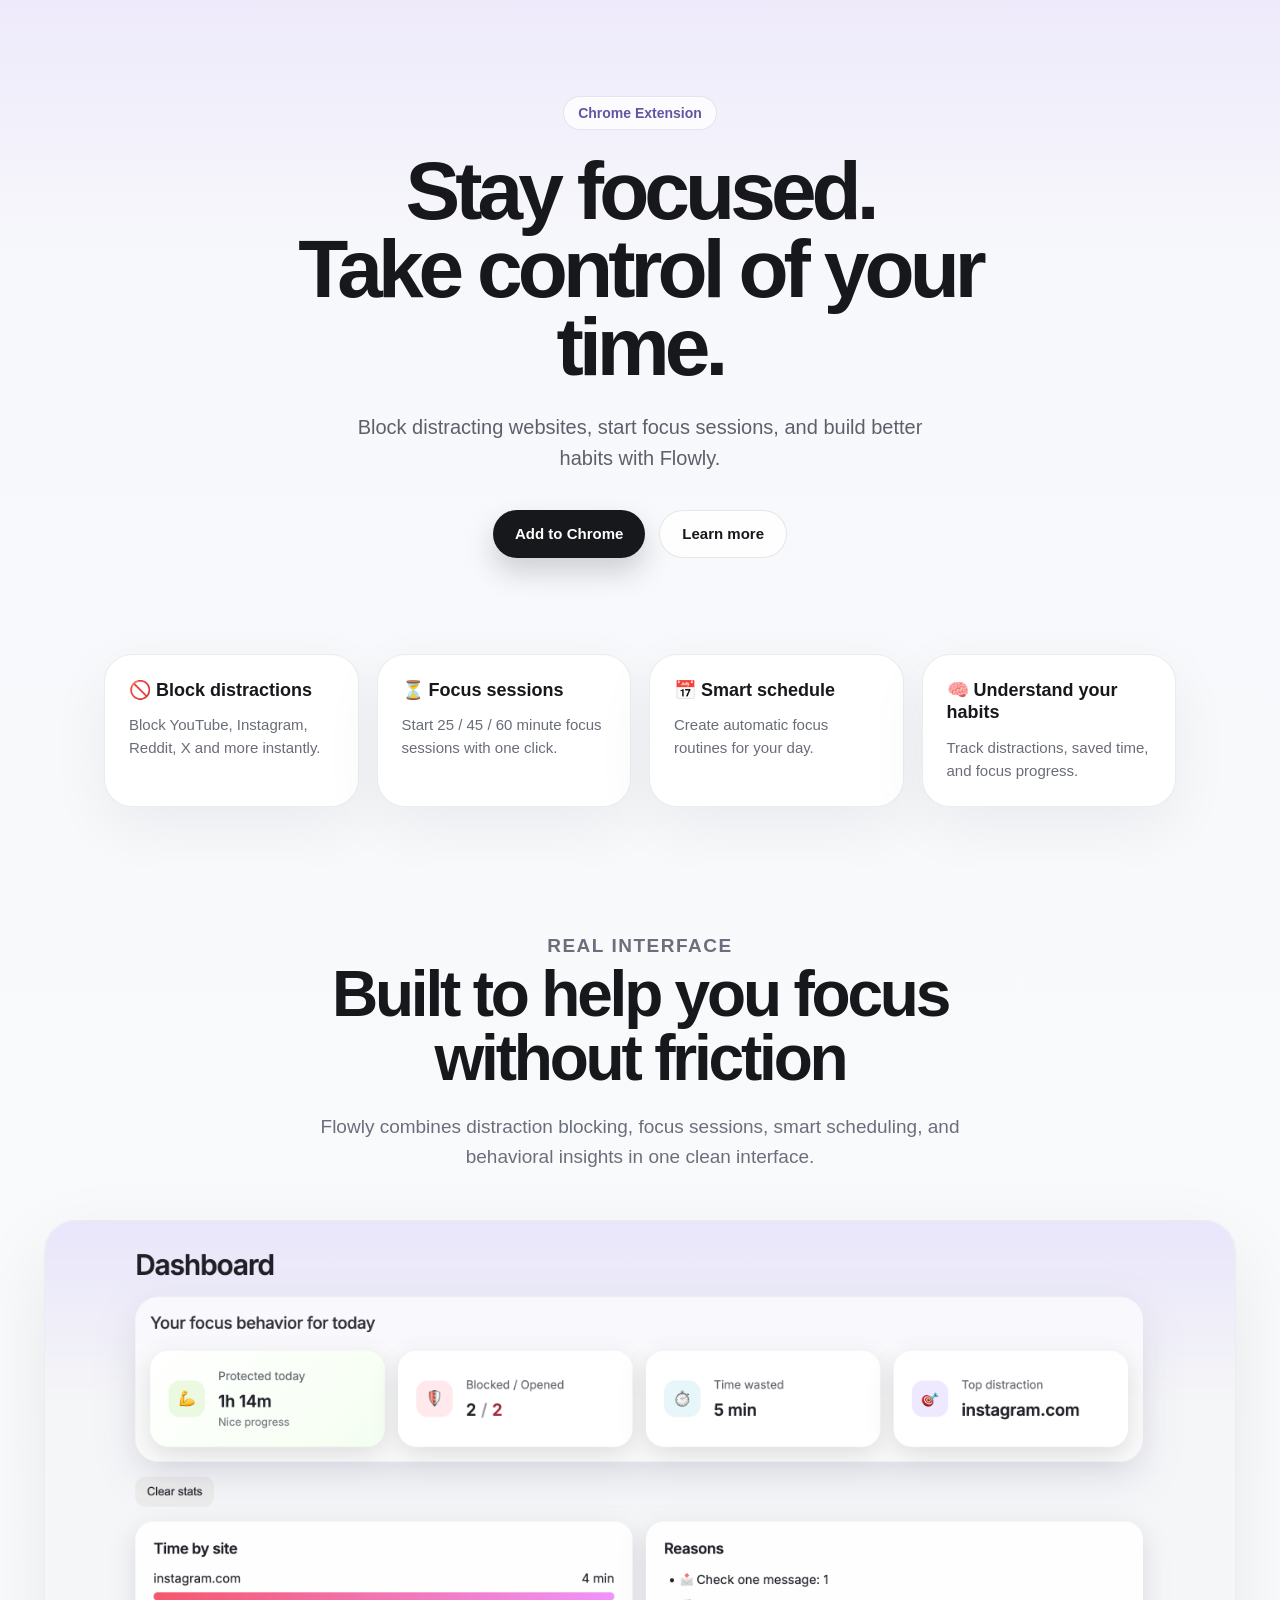
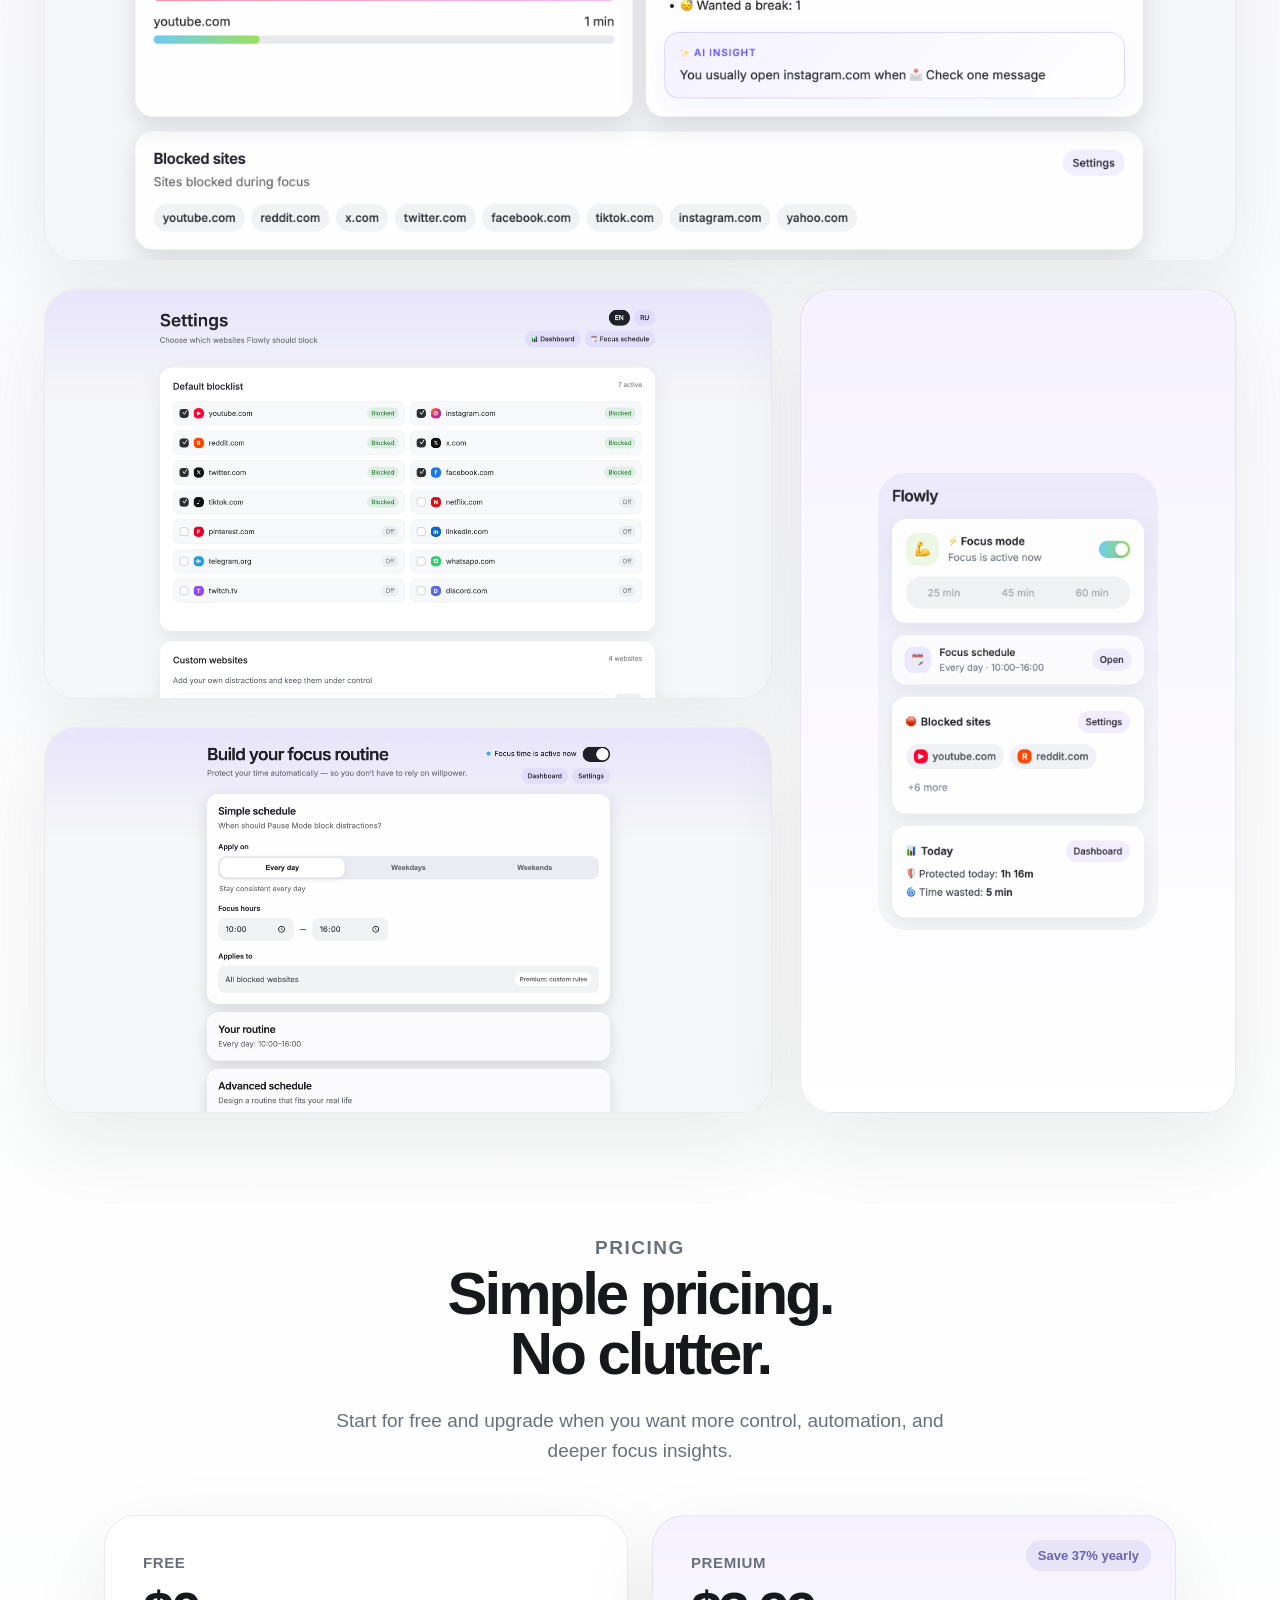
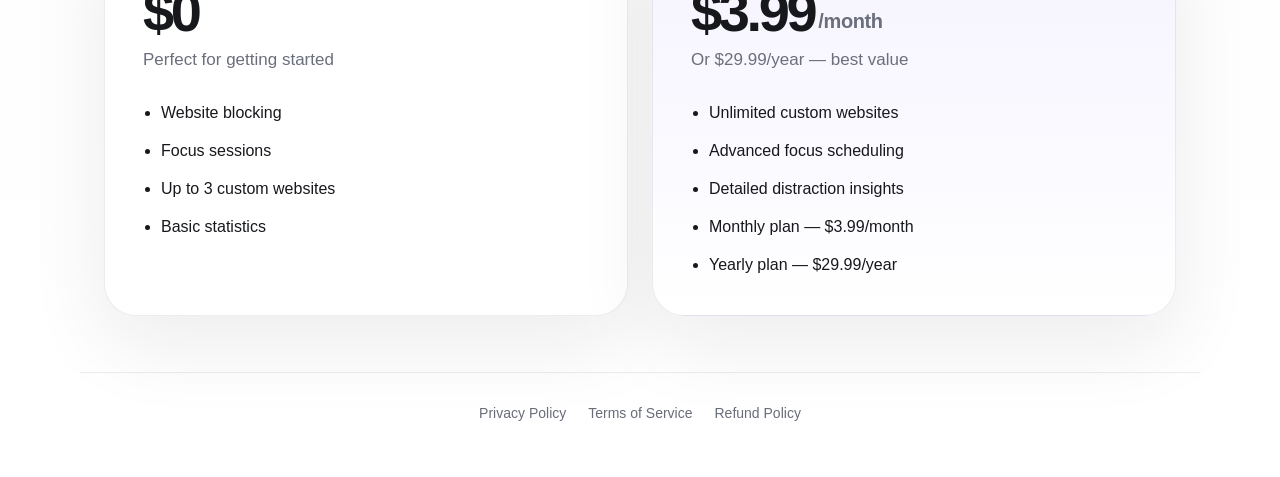
<file: index.html>
<!DOCTYPE html>
<html lang="en">
<head>
  <meta charset="UTF-8" />
  <meta name="viewport" content="width=device-width, initial-scale=1.0" />

  <title>Flowly — Website Blocker & Stay Focused</title>

  <link rel="stylesheet" href="styles.css" />
</head>

<body>

  <header class="hero">
    <div class="hero-content">

      <p class="badge">Chrome Extension</p>

      <h1>
        Stay focused.<br />
        Take control of your time.
      </h1>

      <p class="subtitle">
        Block distracting websites, start focus sessions,
        and build better habits with Flowly.
      </p>

      <div class="buttons">
        <a href="#" class="primary-button">
          Add to Chrome
        </a>

        <a href="#features" class="secondary-button">
          Learn more
        </a>
      </div>

    </div>
  </header>

  <section id="features" class="features">

    <div class="feature-card">
      <h3>🚫 Block distractions</h3>
      <p>Block YouTube, Instagram, Reddit, X and more instantly.</p>
    </div>

    <div class="feature-card">
      <h3>⏳ Focus sessions</h3>
      <p>Start 25 / 45 / 60 minute focus sessions with one click.</p>
    </div>

    <div class="feature-card">
      <h3>📅 Smart schedule</h3>
      <p>Create automatic focus routines for your day.</p>
    </div>

    <div class="feature-card">
      <h3>🧠 Understand your habits</h3>
      <p>Track distractions, saved time, and focus progress.</p>
    </div>

  </section>

  <section class="screenshots">

    <div class="screenshots-header">

      <p class="screenshots-label">
        Real interface
      </p>

      <h2>
        Built to help you focus without friction
      </h2>

      <p>
        Flowly combines distraction blocking,
        focus sessions, smart scheduling,
        and behavioral insights in one clean interface.
      </p>

    </div>

    <div class="screenshots-grid">

      <div class="screenshot-card large">
        <img src="dashboard.png" alt="Flowly dashboard" />
      </div>

      <div class="screenshots-bottom">

        <div class="screenshots-left">

          <div class="screenshot-card">
            <img src="settings.png" alt="Flowly settings" />
          </div>

          <div class="screenshot-card">
            <img src="schedule.png" alt="Flowly schedule" />
          </div>

        </div>

        <div class="screenshot-card popup-card">
          <img src="popup.png" alt="Flowly popup" />
        </div>

      </div>

    </div>

  </section>

  <section class="pricing">

    <div class="pricing-header">

      <p class="pricing-label">
        Pricing
      </p>

      <h2>
        Simple pricing.<br />
        No clutter.
      </h2>

      <p>
        Start for free and upgrade when you want
        more control, automation, and deeper focus insights.
      </p>

    </div>

    <div class="pricing-grid">

      <div class="pricing-card">

        <p class="plan-name">
          Free
        </p>

        <h3 class="plan-price">
          $0
        </h3>

        <p class="plan-subtitle">
          Perfect for getting started
        </p>

        <ul class="plan-features">
          <li>Website blocking</li>
          <li>Focus sessions</li>
          <li>Up to 3 custom websites</li>
          <li>Basic statistics</li>
        </ul>

      </div>

      <div class="pricing-card premium">

        <div class="premium-badge">
          Save 37% yearly
        </div>

        <p class="plan-name">
          Premium
        </p>

        <h3 class="plan-price">
          $3.99 <span>/month</span>
        </h3>

        <p class="plan-subtitle">
          Or $29.99/year — best value
        </p>

        <ul class="plan-features">
          <li>Unlimited custom websites</li>
          <li>Advanced focus scheduling</li>
          <li>Detailed distraction insights</li>
          <li>Monthly plan — $3.99/month</li>
          <li>Yearly plan — $29.99/year</li>
        </ul>

      </div>

    </div>

  </section>

  <footer class="footer">

    <a href="privacy.html">
      Privacy Policy
    </a>

    <a href="terms.html">
      Terms of Service
    </a>

    <a href="refund.html">
      Refund Policy
    </a>

  </footer>

</body>
</html>
</file>
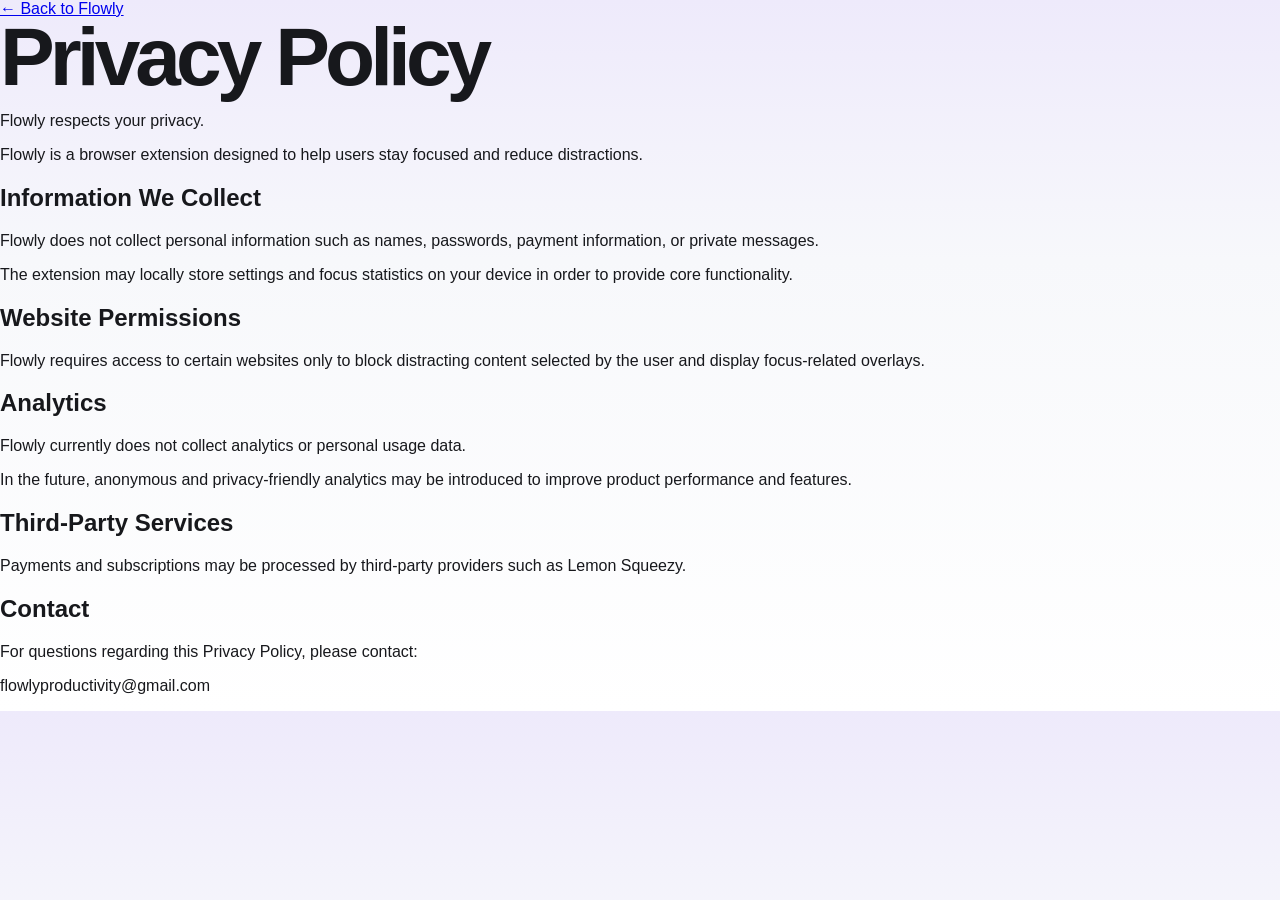
<file: privacy.html>
<!DOCTYPE html>
<html lang="en">
<head>
  <meta charset="UTF-8" />
  <meta name="viewport" content="width=device-width, initial-scale=1.0" />

  <title>Privacy Policy — Flowly</title>

  <link rel="stylesheet" href="styles.css" />
</head>

<body>

  <section class="legal-page">

    <div class="legal-content">

      <a href="index.html" class="back-link">
        ← Back to Flowly
      </a>

      <h1>Privacy Policy</h1>

      <p>
        Flowly respects your privacy.
      </p>

      <p>
        Flowly is a browser extension designed to help users stay focused and reduce distractions.
      </p>

      <h2>Information We Collect</h2>

      <p>
        Flowly does not collect personal information such as names, passwords, payment information, or private messages.
      </p>

      <p>
        The extension may locally store settings and focus statistics on your device in order to provide core functionality.
      </p>

      <h2>Website Permissions</h2>

      <p>
        Flowly requires access to certain websites only to block distracting content selected by the user and display focus-related overlays.
      </p>

      <h2>Analytics</h2>

      <p>
        Flowly currently does not collect analytics or personal usage data.
      </p>
      
      <p>
        In the future, anonymous and privacy-friendly analytics may be introduced
        to improve product performance and features.
      </p>
      <h2>Third-Party Services</h2>

      <p>
        Payments and subscriptions may be processed by third-party providers such as Lemon Squeezy.
      </p>

      <h2>Contact</h2>

      <p>
        For questions regarding this Privacy Policy, please contact:
      </p>

      <p>
        flowlyproductivity@gmail.com
      </p>

    </div>

  </section>

</body>
</html>
</file>
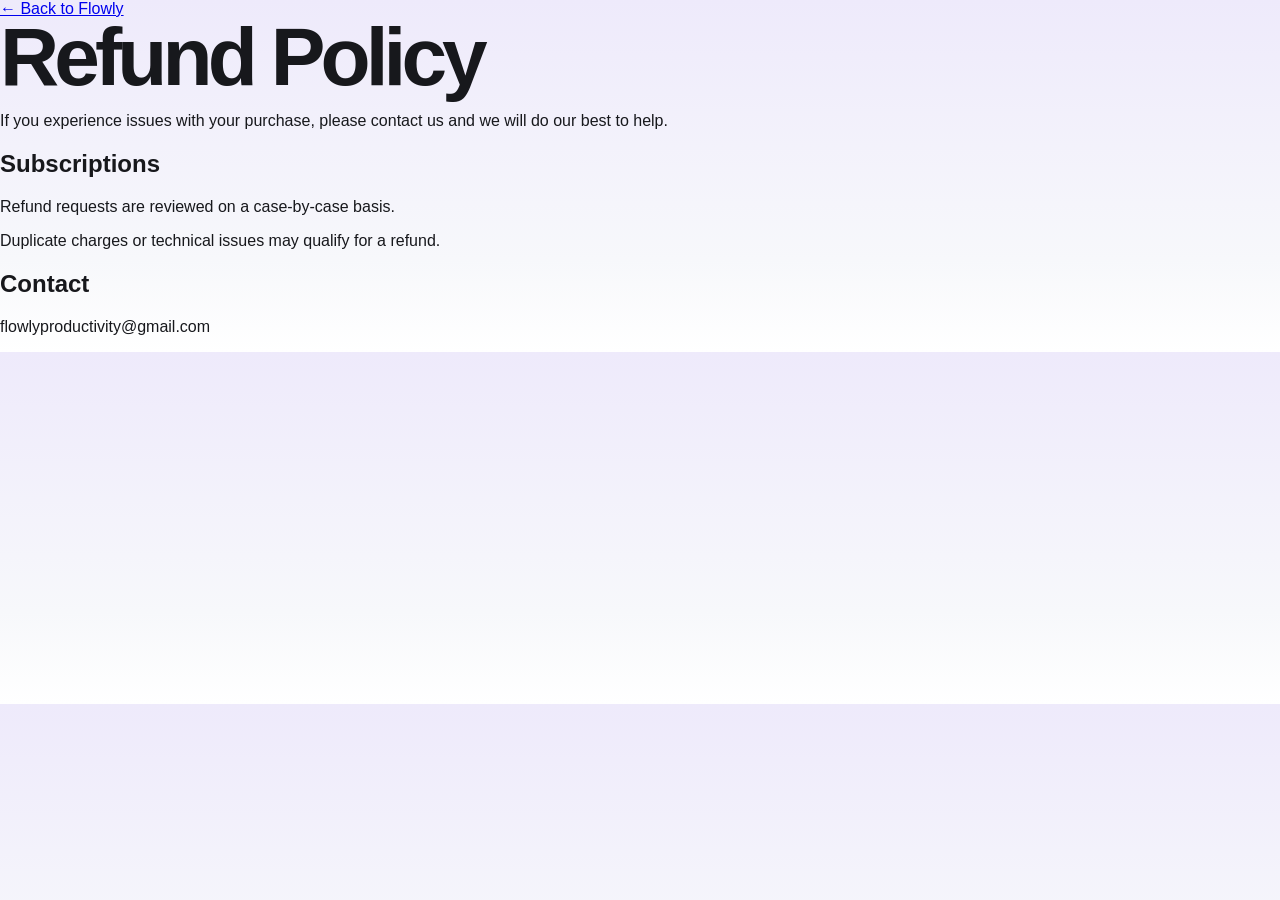
<file: refund.html>
<!DOCTYPE html>
<html lang="en">
<head>
  <meta charset="UTF-8" />
  <meta name="viewport" content="width=device-width, initial-scale=1.0" />

  <title>Refund Policy — Flowly</title>

  <link rel="stylesheet" href="styles.css" />
</head>

<body>

  <section class="legal-page">

    <div class="legal-content">

      <a href="index.html" class="back-link">
        ← Back to Flowly
      </a>

      <h1>Refund Policy</h1>

      <p>
        If you experience issues with your purchase, please contact us and we will do our best to help.
      </p>

      <h2>Subscriptions</h2>

      <p>
        Refund requests are reviewed on a case-by-case basis.
      </p>

      <p>
        Duplicate charges or technical issues may qualify for a refund.
      </p>

      <h2>Contact</h2>

      <p>
        flowlyproductivity@gmail.com
      </p>

    </div>

  </section>

</body>
</html>
</file>
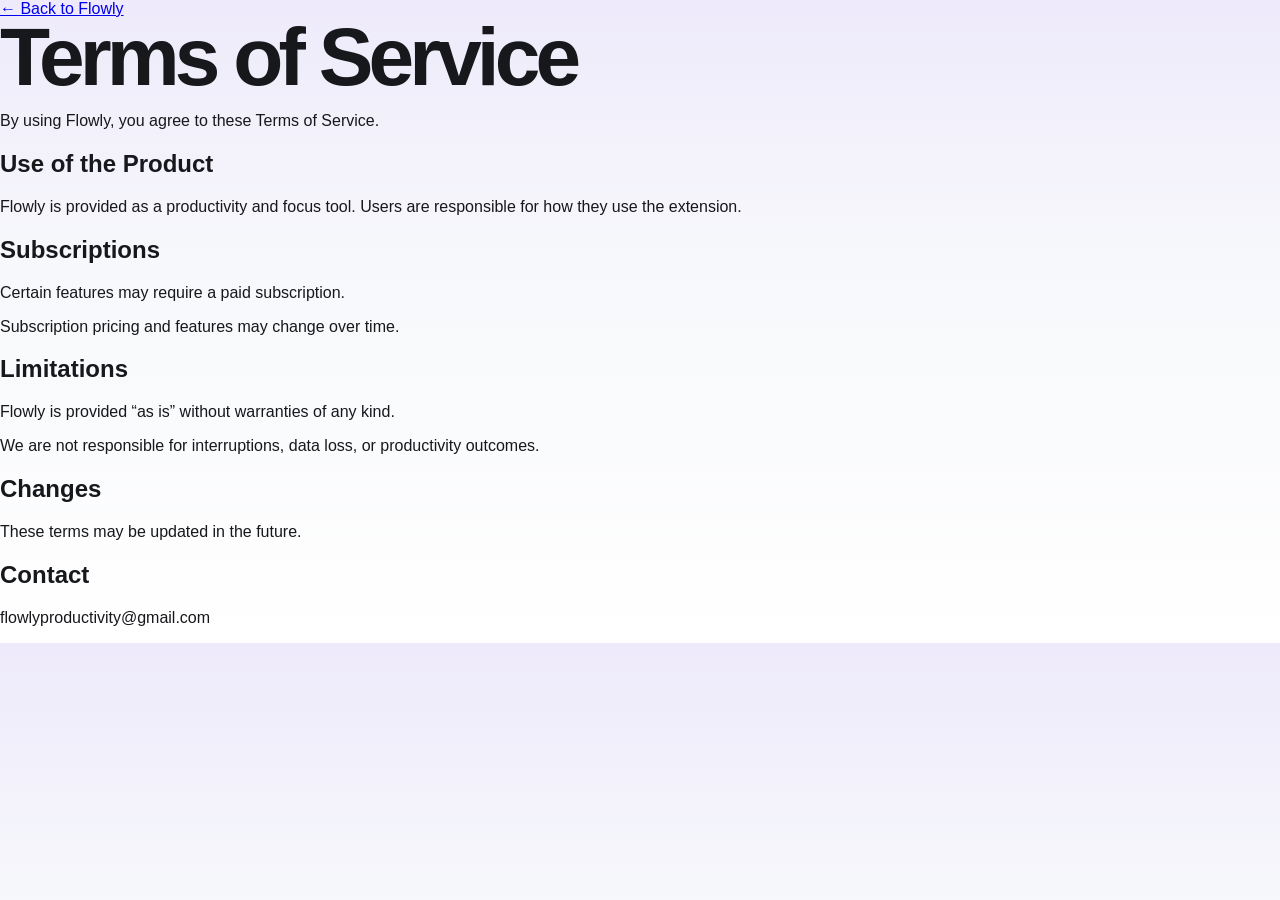
<file: terms.html>
<!DOCTYPE html>
<html lang="en">
<head>
  <meta charset="UTF-8" />
  <meta name="viewport" content="width=device-width, initial-scale=1.0" />

  <title>Terms of Service — Flowly</title>

  <link rel="stylesheet" href="styles.css" />
</head>

<body>

  <section class="legal-page">

    <div class="legal-content">

      <a href="index.html" class="back-link">
        ← Back to Flowly
      </a>

      <h1>Terms of Service</h1>

      <p>
        By using Flowly, you agree to these Terms of Service.
      </p>

      <h2>Use of the Product</h2>

      <p>
        Flowly is provided as a productivity and focus tool. Users are responsible for how they use the extension.
      </p>

      <h2>Subscriptions</h2>

      <p>
        Certain features may require a paid subscription.
      </p>

      <p>
        Subscription pricing and features may change over time.
      </p>

      <h2>Limitations</h2>

      <p>
        Flowly is provided “as is” without warranties of any kind.
      </p>

      <p>
        We are not responsible for interruptions, data loss, or productivity outcomes.
      </p>

      <h2>Changes</h2>

      <p>
        These terms may be updated in the future.
      </p>

      <h2>Contact</h2>

      <p>
        flowlyproductivity@gmail.com
      </p>

    </div>

  </section>

</body>
</html>
</file>
<file: styles.css>
* {
  box-sizing: border-box;
}

html {
  scroll-behavior: smooth;
}

body {
  margin: 0;
  font-family: Inter, -apple-system, BlinkMacSystemFont, "Segoe UI", sans-serif;
  color: #17181c;
  background: linear-gradient(180deg, #eeeafb 0%, #f7f8fb 260px, #ffffff 100%);
}

/* Hero */

.hero {
  min-height: 560px;
  display: flex;
  align-items: center;
  justify-content: center;
  padding: 96px 24px 72px;
  text-align: center;
}

.hero-content {
  max-width: 780px;
}

.badge {
  display: inline-flex;
  padding: 8px 14px;
  border-radius: 999px;
  background: rgba(255, 255, 255, 0.78);
  border: 1px solid rgba(120, 110, 180, 0.18);
  color: #6255a4;
  font-size: 14px;
  font-weight: 600;
  margin: 0 0 22px;
}

h1 {
  margin: 0;
  font-size: clamp(48px, 8vw, 82px);
  line-height: 0.95;
  letter-spacing: -0.06em;
}

.subtitle {
  max-width: 620px;
  margin: 26px auto 0;
  font-size: 20px;
  line-height: 1.55;
  color: #5d606b;
}

.buttons {
  display: flex;
  justify-content: center;
  gap: 14px;
  flex-wrap: wrap;
  margin-top: 36px;
}

.primary-button,
.secondary-button {
  display: inline-flex;
  align-items: center;
  justify-content: center;
  min-height: 48px;
  padding: 0 22px;
  border-radius: 999px;
  font-size: 15px;
  font-weight: 700;
  text-decoration: none;
}

.primary-button {
  color: #ffffff;
  background: #17181c;
  box-shadow: 0 14px 28px rgba(23, 24, 28, 0.18);
}

.secondary-button {
  color: #17181c;
  background: rgba(255, 255, 255, 0.8);
  border: 1px solid rgba(23, 24, 28, 0.1);
}

/* Features */

.features {
  max-width: 1120px;
  margin: 0 auto;
  padding: 24px;
  display: grid;
  grid-template-columns: repeat(4, 1fr);
  gap: 18px;
}

.feature-card {
  padding: 24px;
  border-radius: 28px;
  background: #ffffff;
  border: 1px solid rgba(23, 24, 28, 0.08);
  box-shadow: 0 20px 60px rgba(23, 24, 28, 0.06);
}

.feature-card h3 {
  margin: 0 0 12px;
  font-size: 18px;
  line-height: 1.25;
}

.feature-card p {
  margin: 0;
  color: #696d78;
  font-size: 15px;
  line-height: 1.55;
}

/* Screenshots */

.screenshots {
  max-width: 1240px;
  margin: 100px auto 0;
  padding: 0 24px;
}

.screenshots-header {
  max-width: 760px;
  margin: 0 auto 48px;
  text-align: center;
}

.screenshots-label {
  margin: 0 0 14px;
  color: #7b72b9;
  font-size: 14px;
  font-weight: 700;
  text-transform: uppercase;
  letter-spacing: 0.08em;
}

.screenshots-header h2 {
  margin: 0;
  font-size: clamp(36px, 5vw, 64px);
  line-height: 1;
  letter-spacing: -0.05em;
}

.screenshots-header p {
  margin: 22px auto 0;
  max-width: 700px;
  color: #6b6f7c;
  font-size: 19px;
  line-height: 1.6;
}

.screenshots-grid {
  display: grid;
  grid-template-columns: repeat(2, 1fr);
  gap: 28px;
  align-items: start;
}

.screenshot-card {
  overflow: hidden;
  border-radius: 32px;
  background: #ffffff;
  border: 1px solid rgba(23, 24, 28, 0.08);
  box-shadow: 0 28px 80px rgba(23, 24, 28, 0.08);
  transition: transform 0.25s ease;
}

.screenshot-card:hover {
  transform: translateY(-6px);
}

.screenshot-card img {
  display: block;
  width: 100%;
}

.large {
  grid-column: span 2;
}

.screenshots-bottom {
  grid-column: span 2;
  display: grid;
  grid-template-columns: 1.25fr 0.75fr;
  gap: 28px;
  align-items: stretch;
}

.screenshots-left {
  display: flex;
  flex-direction: column;
  gap: 28px;
}

.popup-card {
  display: flex;
  align-items: center;
  justify-content: center;
  padding: 42px;
  background: linear-gradient(180deg, #f5f2ff 0%, #ffffff 100%);
}

.popup-card img {
  width: 100%;
  max-width: 280px;
  border-radius: 28px;
}

/* Footer */

.footer {
  max-width: 1120px;
  margin: 56px auto 0;
  padding: 32px 24px 56px;
  display: flex;
  justify-content: center;
  gap: 22px;
  flex-wrap: wrap;
  border-top: 1px solid rgba(23, 24, 28, 0.08);
}

.footer a {
  color: #696d78;
  font-size: 14px;
  text-decoration: none;
}

.footer a:hover {
  color: #17181c;
}

/* Responsive */

@media (max-width: 900px) {
  .hero {
    min-height: auto;
    padding-top: 72px;
  }

  .features {
    grid-template-columns: repeat(2, 1fr);
  }

  .screenshots-grid {
    grid-template-columns: 1fr;
  }

  .large,
  .screenshots-bottom {
    grid-column: span 1;
  }

  .screenshots-bottom {
    grid-template-columns: 1fr;
  }

  .popup-card {
    padding: 32px;
  }

  .popup-card img {
    max-width: 280px;
  }
}

@media (max-width: 560px) {
  h1 {
    font-size: 46px;
  }

  .subtitle {
    font-size: 18px;
  }

  .features {
    grid-template-columns: 1fr;
  }

  .screenshots {
    margin-top: 72px;
    padding: 0 16px;
  }

  .screenshots-header h2 {
    font-size: 38px;
  }

  .screenshots-header p {
    font-size: 17px;
  }

  .screenshot-card {
    border-radius: 24px;
  }
}

/* Pricing */

.pricing {
  max-width: 1120px;
  margin: 120px auto 0;
  padding: 0 24px;
}

.pricing-header {
  max-width: 720px;
  margin: 0 auto 48px;
  text-align: center;
}

.pricing-label {
  margin: 0 0 14px;
  color: #7b72b9;
  font-size: 14px;
  font-weight: 700;
  text-transform: uppercase;
  letter-spacing: 0.08em;
}

.pricing-header h2 {
  margin: 0;
  font-size: clamp(36px, 5vw, 60px);
  line-height: 1;
  letter-spacing: -0.05em;
}

.pricing-header p {
  margin: 22px auto 0;
  max-width: 620px;
  color: #6b6f7c;
  font-size: 19px;
  line-height: 1.6;
}

.pricing-grid {
  display: grid;
  grid-template-columns: repeat(2, 1fr);
  gap: 24px;
}

.pricing-card {
  position: relative;
  padding: 38px;
  border-radius: 32px;
  background: #ffffff;
  border: 1px solid rgba(23, 24, 28, 0.08);
  box-shadow: 0 28px 80px rgba(23, 24, 28, 0.08);

  transition:
    transform 0.25s ease,
    box-shadow 0.25s ease;
}

.pricing-card:hover {
  transform: translateY(-6px);

  box-shadow:
    0 34px 90px rgba(23, 24, 28, 0.12);
}

.pricing-card.premium {
  background: linear-gradient(
    180deg,
    #f5f2ff 0%,
    #ffffff 100%
  );
}

.premium-badge {
  position: absolute;
  top: 24px;
  right: 24px;

  padding: 8px 12px;
  border-radius: 999px;

  background: rgba(123, 114, 185, 0.12);
  color: #6c63b5;

  font-size: 13px;
  font-weight: 700;
}

.plan-name {
  margin: 0;
  color: #6b6f7c;
  font-size: 15px;
  font-weight: 700;
  text-transform: uppercase;
  letter-spacing: 0.04em;
}

.plan-price {
  display: flex;
  align-items: flex-end;
  gap: 4px;

  margin: 16px 0 10px;

  font-size: 56px;
  font-weight: 700;
  line-height: 0.9;
  letter-spacing: -0.06em;

  white-space: nowrap;
}

.plan-price span {
  display: inline-block;

  margin-bottom: 6px;

  font-size: 20px;
  font-weight: 600;
  line-height: 1;

  color: #6b6f7c;
  letter-spacing: -0.02em;
}

.plan-subtitle {
  margin: 0 0 28px;
  color: #6b6f7c;
  font-size: 17px;
  line-height: 1.5;
}

.plan-features {
  margin: 0;
  padding-left: 18px;

  display: flex;
  flex-direction: column;
  gap: 14px;

  color: #17181c;
  font-size: 16px;
  line-height: 1.5;
}

@media (max-width: 900px) {

  .pricing-grid {
    grid-template-columns: 1fr;
  }

}
</file>
